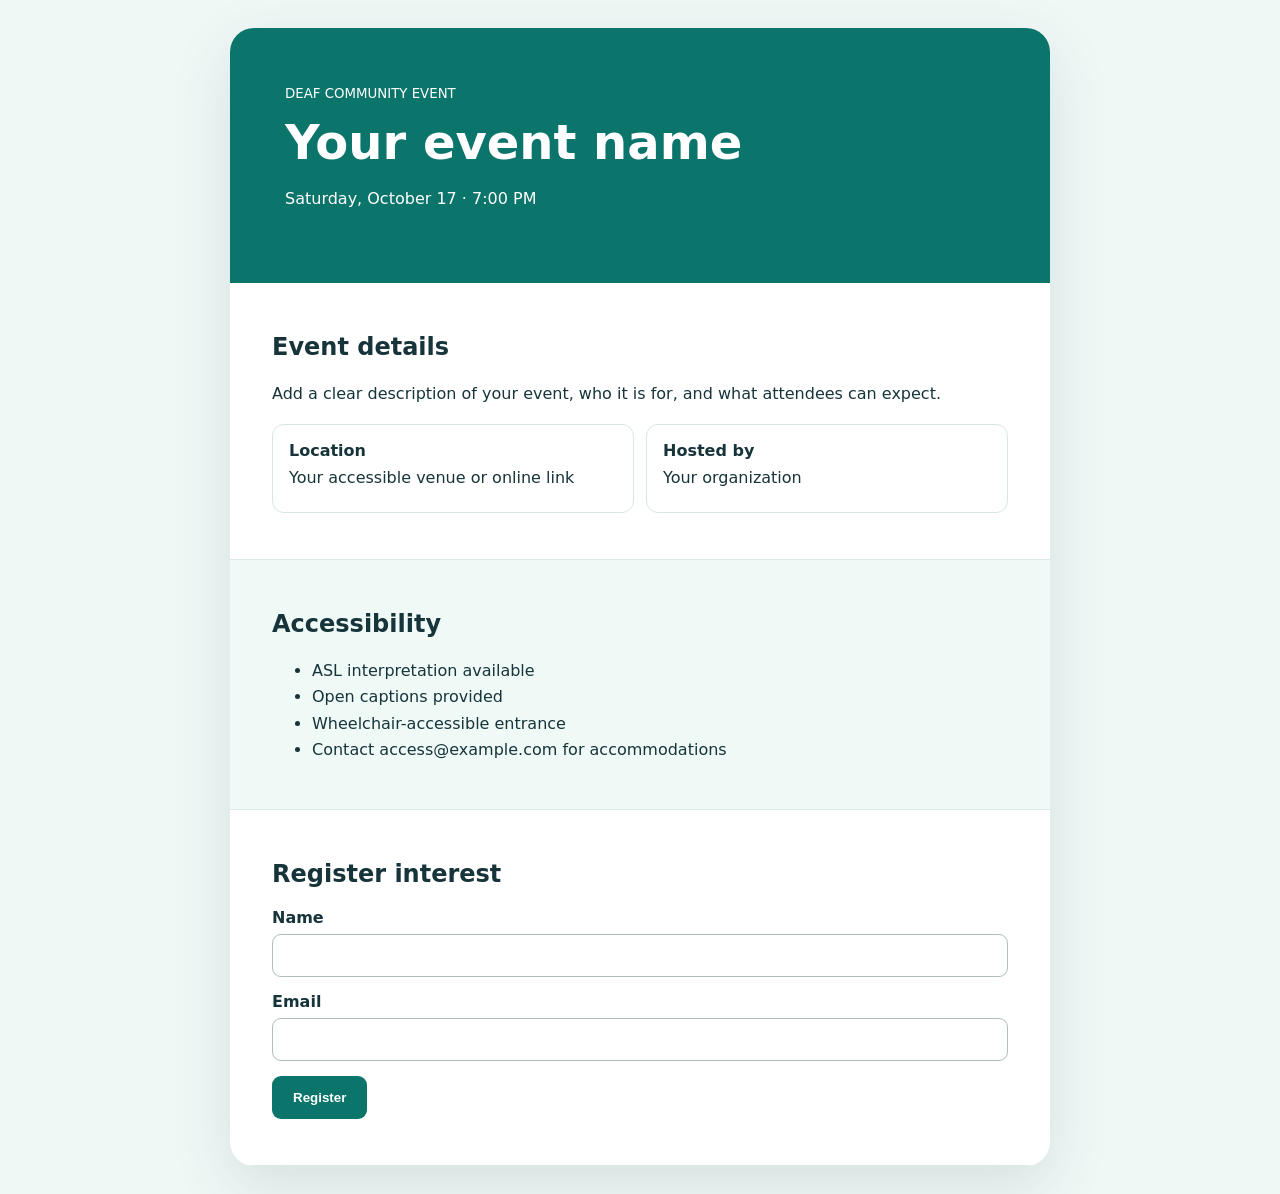
<file: software-packages/event-access-kit/index.html>
<!doctype html><html lang="en"><meta charset="utf-8"><meta name="viewport" content="width=device-width,initial-scale=1"><title>Accessible Deaf Community Event</title><link rel="stylesheet" href="style.css"><main><header><small>DEAF COMMUNITY EVENT</small><h1>Your event name</h1><p>Saturday, October 17 · 7:00 PM</p></header><section><h2>Event details</h2><p>Add a clear description of your event, who it is for, and what attendees can expect.</p><dl><div><dt>Location</dt><dd>Your accessible venue or online link</dd></div><div><dt>Hosted by</dt><dd>Your organization</dd></div></dl></section><section class="access"><h2>Accessibility</h2><ul><li>ASL interpretation available</li><li>Open captions provided</li><li>Wheelchair-accessible entrance</li><li>Contact access@example.com for accommodations</li></ul></section><form><h2>Register interest</h2><label>Name<input required autocomplete="name"></label><label>Email<input type="email" required autocomplete="email"></label><button type="button" id="register">Register</button><p id="status" aria-live="polite"></p></form></main><script>document.querySelector('#register').onclick=()=>document.querySelector('#status').textContent='Template preview: connect this form to your registration service.'</script></html>
</file>
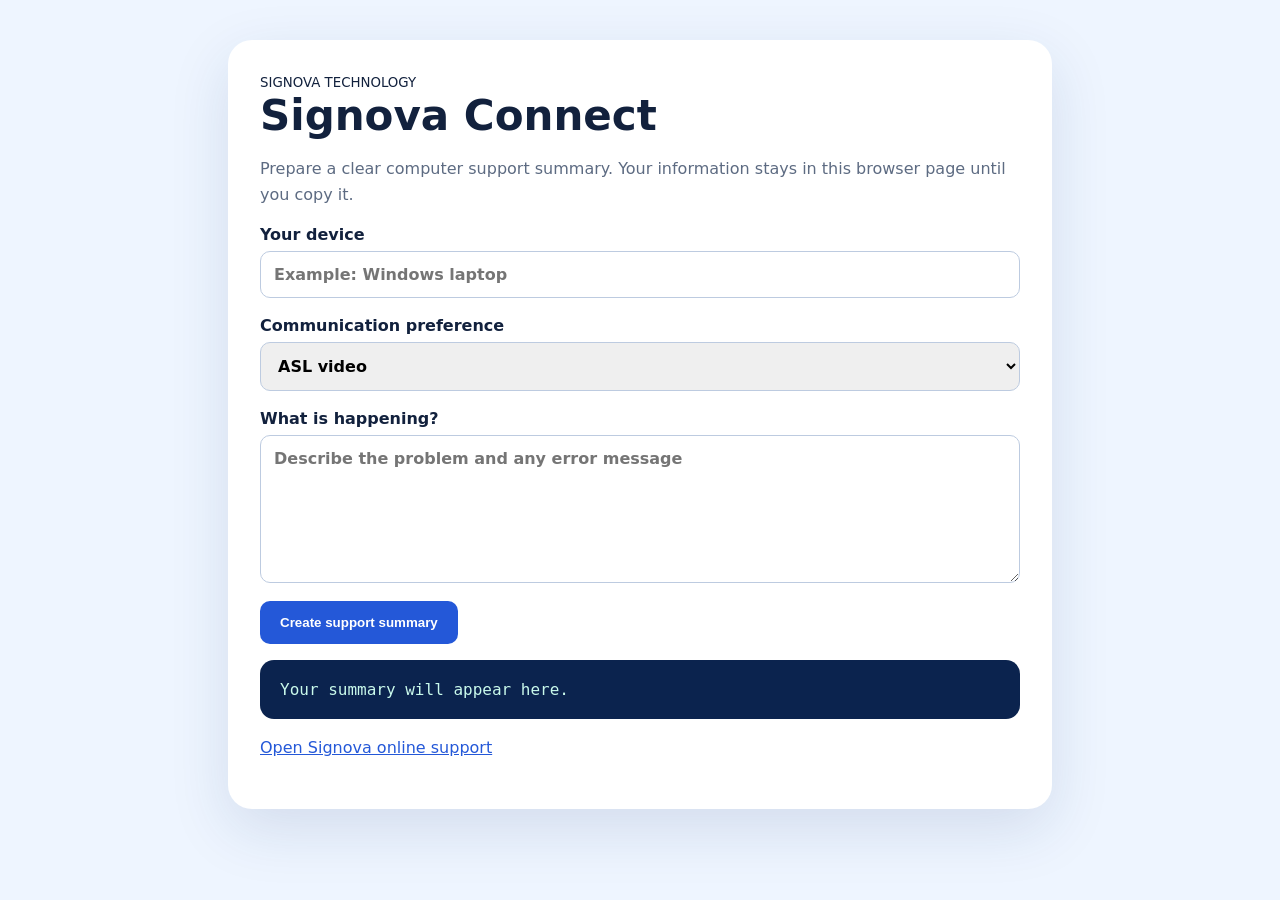
<file: software-packages/signova-connect/index.html>
<!doctype html>
<html lang="en">
<meta charset="utf-8"><meta name="viewport" content="width=device-width,initial-scale=1">
<title>Signova Connect</title>
<style>
body{margin:0;background:#eef5ff;color:#12213d;font:16px system-ui}main{max-width:760px;margin:40px auto;padding:32px;background:#fff;border-radius:24px;box-shadow:0 20px 60px #183a7020}h1{font-size:42px;margin:0 0 8px}p{color:#5d6b82;line-height:1.6}label{display:grid;gap:7px;margin:18px 0;font-weight:700}input,textarea,select{font:inherit;padding:13px;border:1px solid #bdcbe0;border-radius:10px}textarea{min-height:120px}button{padding:14px 20px;border:0;border-radius:10px;background:#2458d8;color:#fff;font-weight:800}pre{white-space:pre-wrap;padding:20px;background:#0b234e;color:#c9f9eb;border-radius:14px}a{color:#2458d8}
</style>
<main><small>SIGNOVA TECHNOLOGY</small><h1>Signova Connect</h1><p>Prepare a clear computer support summary. Your information stays in this browser page until you copy it.</p>
<label>Your device<input id="device" placeholder="Example: Windows laptop"></label><label>Communication preference<select id="access"><option>ASL video</option><option>Text message</option><option>Email</option><option>Phone call</option></select></label><label>What is happening?<textarea id="issue" placeholder="Describe the problem and any error message"></textarea></label><button id="make">Create support summary</button><pre id="output" aria-live="polite">Your summary will appear here.</pre><p><a href="https://noble-new-studio.richynoble90.chatgpt.site/support">Open Signova online support</a></p></main>
<script>document.querySelector('#make').onclick=()=>{const d=document.querySelector('#device').value||'Not provided',a=document.querySelector('#access').value,i=document.querySelector('#issue').value||'Not provided';document.querySelector('#output').textContent=`Device: ${d}\nCommunication: ${a}\nProblem: ${i}`}</script>
</html>
</file>
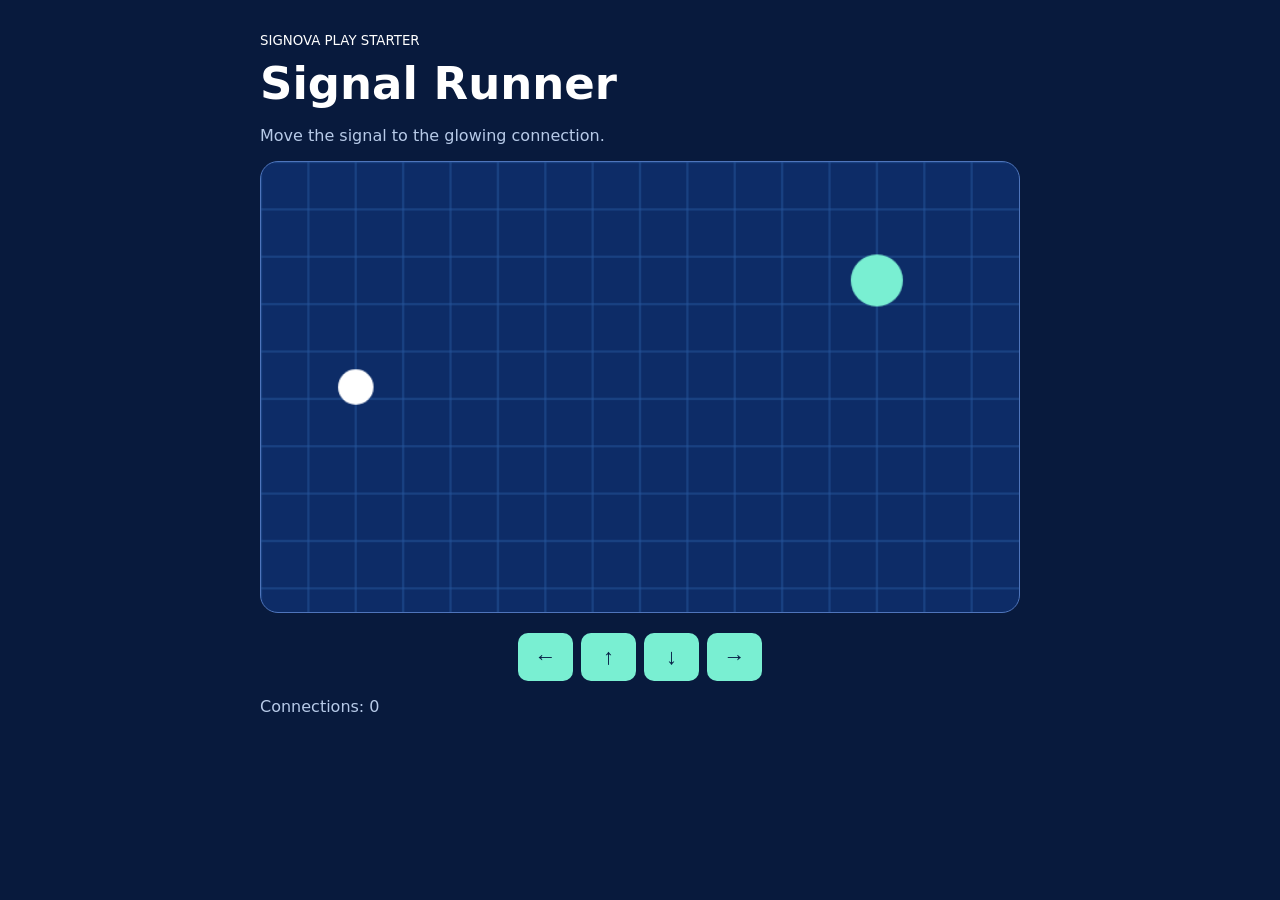
<file: software-packages/signova-play-starter/index.html>
<!doctype html><html lang="en"><meta charset="utf-8"><meta name="viewport" content="width=device-width,initial-scale=1"><title>Signova Play Starter</title><link rel="stylesheet" href="style.css"><main><small>SIGNOVA PLAY STARTER</small><h1>Signal Runner</h1><p>Move the signal to the glowing connection.</p><canvas id="game" width="640" height="380" aria-label="Signal Runner game"></canvas><div class="controls"><button data-key="ArrowLeft">←</button><button data-key="ArrowUp">↑</button><button data-key="ArrowDown">↓</button><button data-key="ArrowRight">→</button></div><p id="status" aria-live="polite">Connections: 0</p></main><script src="game.js"></script></html>
</file>
<file: software-packages/event-access-kit/style.css>
*{box-sizing:border-box}body{margin:0;padding:28px;background:#f0f8f6;color:#17343a;font:16px system-ui}main{max-width:820px;margin:auto;background:#fff;border-radius:24px;overflow:hidden;box-shadow:0 20px 60px #163c4020}header{padding:55px;background:#0b746b;color:#fff}h1{font-size:48px;margin:12px 0}section,form{padding:30px 42px;border-bottom:1px solid #dce9e6}p,li,dd{line-height:1.65}.access{background:#effaf7}dl{display:grid;grid-template-columns:1fr 1fr;gap:12px}dl div{padding:16px;border:1px solid #d9e7e4;border-radius:12px}dt{font-weight:bold}dd{margin:5px 0}label{display:grid;gap:7px;margin:15px 0;font-weight:bold}input{padding:13px;border:1px solid #aebfbc;border-radius:9px}button{padding:14px 21px;border:0;border-radius:9px;background:#0b746b;color:#fff;font-weight:bold}@media(max-width:600px){header,section,form{padding:28px 22px}h1{font-size:38px}dl{grid-template-columns:1fr}}
</file>
<file: software-packages/signova-play-starter/style.css>
*{box-sizing:border-box}body{margin:0;padding:30px;background:#081a3d;color:#fff;font:16px system-ui}main{max-width:760px;margin:auto}h1{font-size:45px;margin:8px 0}p{color:#b7cae8}canvas{width:100%;height:auto;border:1px solid #4f75bb;border-radius:18px;background:#0d2c67}.controls{display:flex;gap:8px;justify-content:center;margin:16px}.controls button{width:55px;height:48px;border:0;border-radius:10px;background:#79efd2;color:#092047;font-size:22px;font-weight:bold}
</file>
